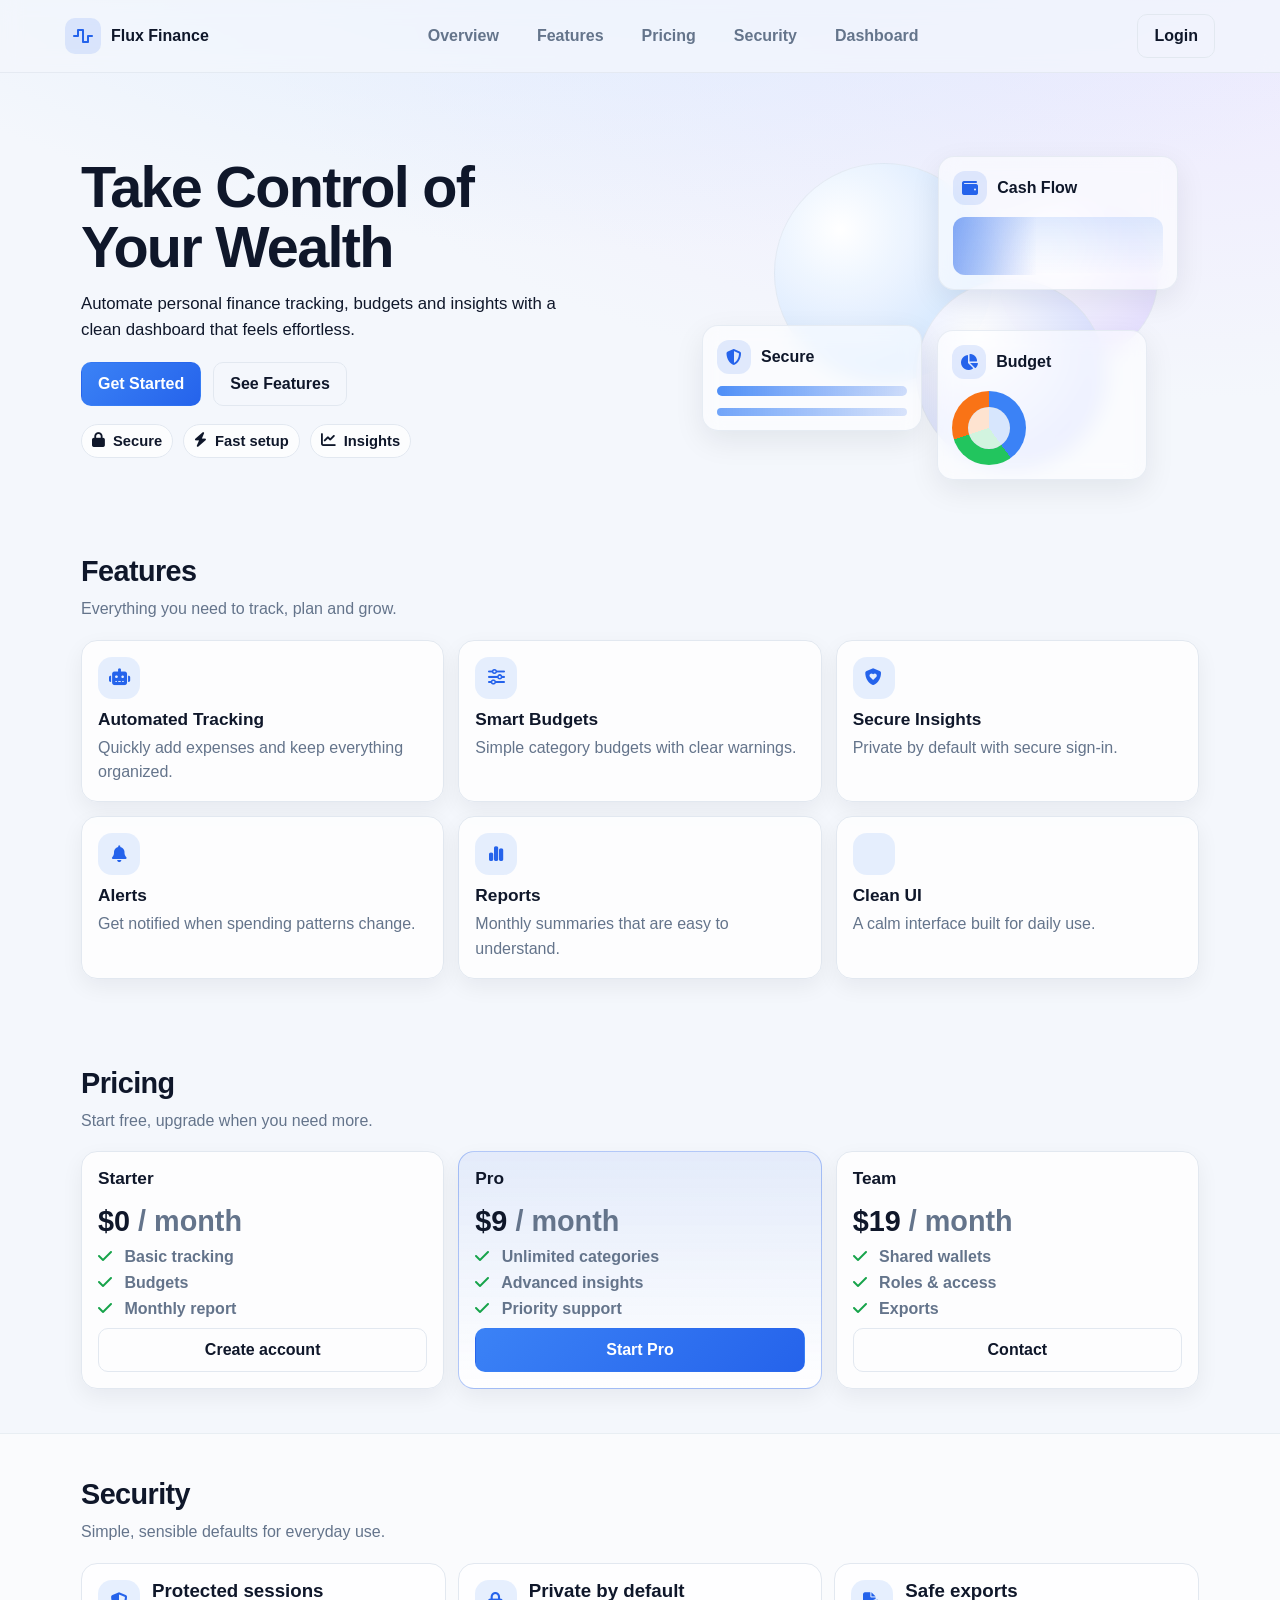
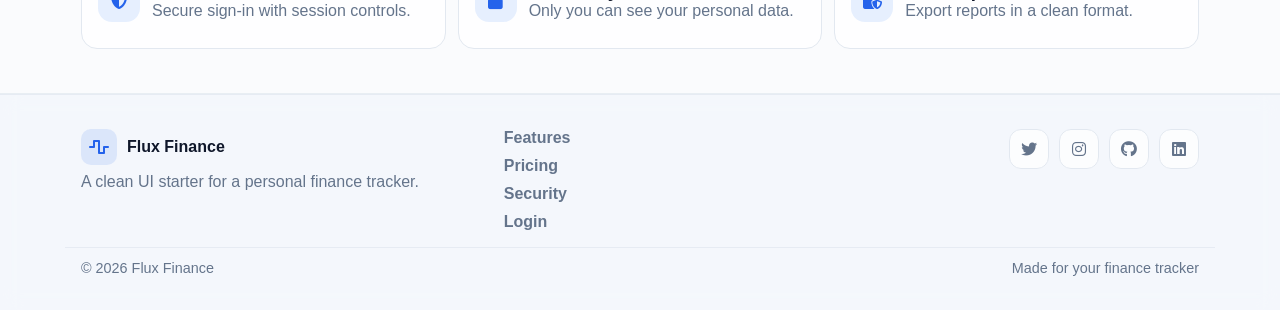
<file: index.html>
<!doctype html>
<html lang="en">
  <head>
    <meta charset="UTF-8" />
    <meta name="viewport" content="width=device-width, initial-scale=1.0" />
    <title>Flux Finance</title>
    <link rel="icon" type="image/png" href="assets/image/logo.png" />
    <link rel="icon" type="image/png" sizes="32x32" href="assets/image/logo.png" />
    <link rel="icon" type="image/png" sizes="192x192" href="assets/image/logo.png" />
    <link rel="apple-touch-icon" sizes="180x180" href="assets/image/logo.png" />
    <link
      rel="stylesheet"
      href="https://cdnjs.cloudflare.com/ajax/libs/font-awesome/6.4.0/css/all.min.css"
    />
    <link rel="stylesheet" href="css/style.css" />
  </head>
  <body>
    <header class="site-header">
      <div class="container header-row">
        <a class="brand" href="index.html" aria-label="Flux Finance Home">
          <span class="brand-mark" aria-hidden="true">
            <i class="fa-solid fa-wave-square"></i>
          </span>
          <span class="brand-name">Flux Finance</span>
        </a>

        <nav class="nav" aria-label="Primary">
          <input class="nav-toggle" type="checkbox" id="nav-toggle" />
          <label class="nav-toggle-btn" for="nav-toggle" aria-label="Toggle menu">
            <i class="fa-solid fa-bars"></i>
          </label>
          <ul class="nav-list">
            <li><a href="#overview">Overview</a></li>
            <li><a href="#features">Features</a></li>
            <li><a href="#pricing">Pricing</a></li>
            <li><a href="#security">Security</a></li>
            <li><a href="login.html">Dashboard</a></li>
          </ul>
        </nav>

        <div class="header-actions">
          <a class="btn btn-ghost" href="login.html">Login</a>
        </div>
      </div>
    </header>

    <main>
      <section id="overview" class="hero">
        <div class="container hero-grid">
          <div class="hero-text">
            <h1 class="move">Take Control of</h1>
            <h1 class="move delay-1">Your Wealth</h1>
            <p class="lead move delay-2">
              Automate personal finance tracking, budgets and insights with a clean
              dashboard that feels effortless.
            </p>
            <div class="hero-cta move delay-3">
              <a class="btn btn-primary" href="login.html">Get Started</a>
              <a class="btn btn-ghost" href="#features">See Features</a>
            </div>
            <div class="hero-badges move delay-4">
              <span class="badge"><i class="fa-solid fa-lock"></i> Secure</span>
              <span class="badge"><i class="fa-solid fa-bolt"></i> Fast setup</span>
              <span class="badge"
                ><i class="fa-solid fa-chart-line"></i> Insights</span
              >
            </div>
          </div>

          <div class="hero-visual" aria-hidden="true">
            <div class="orb orb-a"></div>
            <div class="orb orb-b"></div>
            <div class="orb orb-c"></div>

            <div class="glass card-mini card-mini-a">
              <div class="mini-top">
                <span class="mini-icon"
                  ><i class="fa-solid fa-shield-halved"></i
                ></span>
                <span class="mini-title">Secure</span>
              </div>
              <div class="mini-bar"></div>
              <div class="mini-bar thin"></div>
            </div>

            <div class="glass card-mini card-mini-b">
              <div class="mini-top">
                <span class="mini-icon"><i class="fa-solid fa-wallet"></i></span>
                <span class="mini-title">Cash Flow</span>
              </div>
              <div class="mini-chart"></div>
            </div>

            <div class="glass card-mini card-mini-c">
              <div class="mini-top">
                <span class="mini-icon"><i class="fa-solid fa-chart-pie"></i></span>
                <span class="mini-title">Budget</span>
              </div>
              <div class="mini-donut"></div>
            </div>
          </div>
        </div>
      </section>

      <section id="features" class="section">
        <div class="container">
          <div class="section-head">
            <h2>Features</h2>
            <p class="muted">Everything you need to track, plan and grow.</p>
          </div>

          <div class="cards">
            <article class="card">
              <div class="card-icon"><i class="fa-solid fa-robot"></i></div>
              <h3>Automated Tracking</h3>
              <p class="muted">Quickly add expenses and keep everything organized.</p>
            </article>
            <article class="card">
              <div class="card-icon"><i class="fa-solid fa-sliders"></i></div>
              <h3>Smart Budgets</h3>
              <p class="muted">Simple category budgets with clear warnings.</p>
            </article>
            <article class="card">
              <div class="card-icon"><i class="fa-solid fa-shield-heart"></i></div>
              <h3>Secure Insights</h3>
              <p class="muted">Private by default with secure sign-in.</p>
            </article>
            <article class="card">
              <div class="card-icon"><i class="fa-solid fa-bell"></i></div>
              <h3>Alerts</h3>
              <p class="muted">Get notified when spending patterns change.</p>
            </article>
            <article class="card">
              <div class="card-icon"><i class="fa-solid fa-chart-simple"></i></div>
              <h3>Reports</h3>
              <p class="muted">Monthly summaries that are easy to understand.</p>
            </article>
            <article class="card">
              <div class="card-icon"><i class="fa-solid fa-sparkles"></i></div>
              <h3>Clean UI</h3>
              <p class="muted">A calm interface built for daily use.</p>
            </article>
          </div>
        </div>
      </section>

      <section id="pricing" class="section">
        <div class="container">
          <div class="section-head">
            <h2>Pricing</h2>
            <p class="muted">Start free, upgrade when you need more.</p>
          </div>
          <div class="cards pricing">
            <article class="card price">
              <h3>Starter</h3>
              <div class="price-tag">$0 <span class="muted">/ month</span></div>
              <ul class="list">
                <li><i class="fa-solid fa-check"></i> Basic tracking</li>
                <li><i class="fa-solid fa-check"></i> Budgets</li>
                <li><i class="fa-solid fa-check"></i> Monthly report</li>
              </ul>
              <a class="btn btn-ghost" href="login.html">Create account</a>
            </article>
            <article class="card price featured">
              <h3>Pro</h3>
              <div class="price-tag">$9 <span class="muted">/ month</span></div>
              <ul class="list">
                <li><i class="fa-solid fa-check"></i> Unlimited categories</li>
                <li><i class="fa-solid fa-check"></i> Advanced insights</li>
                <li><i class="fa-solid fa-check"></i> Priority support</li>
              </ul>
              <a class="btn btn-primary" href="login.html">Start Pro</a>
            </article>
            <article class="card price">
              <h3>Team</h3>
              <div class="price-tag">$19 <span class="muted">/ month</span></div>
              <ul class="list">
                <li><i class="fa-solid fa-check"></i> Shared wallets</li>
                <li><i class="fa-solid fa-check"></i> Roles & access</li>
                <li><i class="fa-solid fa-check"></i> Exports</li>
              </ul>
              <a class="btn btn-ghost" href="login.html">Contact</a>
            </article>
          </div>
        </div>
      </section>

      <section id="security" class="section section-soft">
        <div class="container">
          <div class="section-head">
            <h2>Security</h2>
            <p class="muted">Simple, sensible defaults for everyday use.</p>
          </div>
          <div class="security">
            <div class="security-card">
              <div class="card-icon"><i class="fa-solid fa-shield-halved"></i></div>
              <div>
                <h3>Protected sessions</h3>
                <p class="muted">Secure sign-in with session controls.</p>
              </div>
            </div>
            <div class="security-card">
              <div class="card-icon"><i class="fa-solid fa-lock"></i></div>
              <div>
                <h3>Private by default</h3>
                <p class="muted">Only you can see your personal data.</p>
              </div>
            </div>
            <div class="security-card">
              <div class="card-icon"><i class="fa-solid fa-file-shield"></i></div>
              <div>
                <h3>Safe exports</h3>
                <p class="muted">Export reports in a clean format.</p>
              </div>
            </div>
          </div>
        </div>
      </section>
    </main>

    <footer class="footer">
      <div class="container footer-grid">
        <div>
          <div class="footer-brand">
            <span class="brand-mark" aria-hidden="true">
              <i class="fa-solid fa-wave-square"></i>
            </span>
            <span>Flux Finance</span>
          </div>
          <p class="muted">A clean UI starter for a personal finance tracker.</p>
        </div>
        <div class="footer-links">
          <a href="#features">Features</a>
          <a href="#pricing">Pricing</a>
          <a href="#security">Security</a>
          <a href="login.html">Login</a>
        </div>
        <div class="footer-social">
          <a aria-label="X (Twitter)" href="https://x.com/" target="_blank" rel="noopener noreferrer"
            ><i class="fa-brands fa-twitter"></i
          ></a>
          <a aria-label="Instagram" href="https://instagram.com/" target="_blank" rel="noopener noreferrer"
            ><i class="fa-brands fa-instagram"></i
          ></a>
          <a aria-label="GitHub" href="https://github.com/" target="_blank" rel="noopener noreferrer"
            ><i class="fa-brands fa-github"></i
          ></a>
          <a aria-label="LinkedIn" href="https://linkedin.com/" target="_blank" rel="noopener noreferrer"
            ><i class="fa-brands fa-linkedin"></i
          ></a>
        </div>
      </div>
      <div class="container footer-bottom muted small">
        <span>© 2026 Flux Finance</span>
        <span>Made for your finance tracker</span>
      </div>
    </footer>
  </body>
</html>
</file>
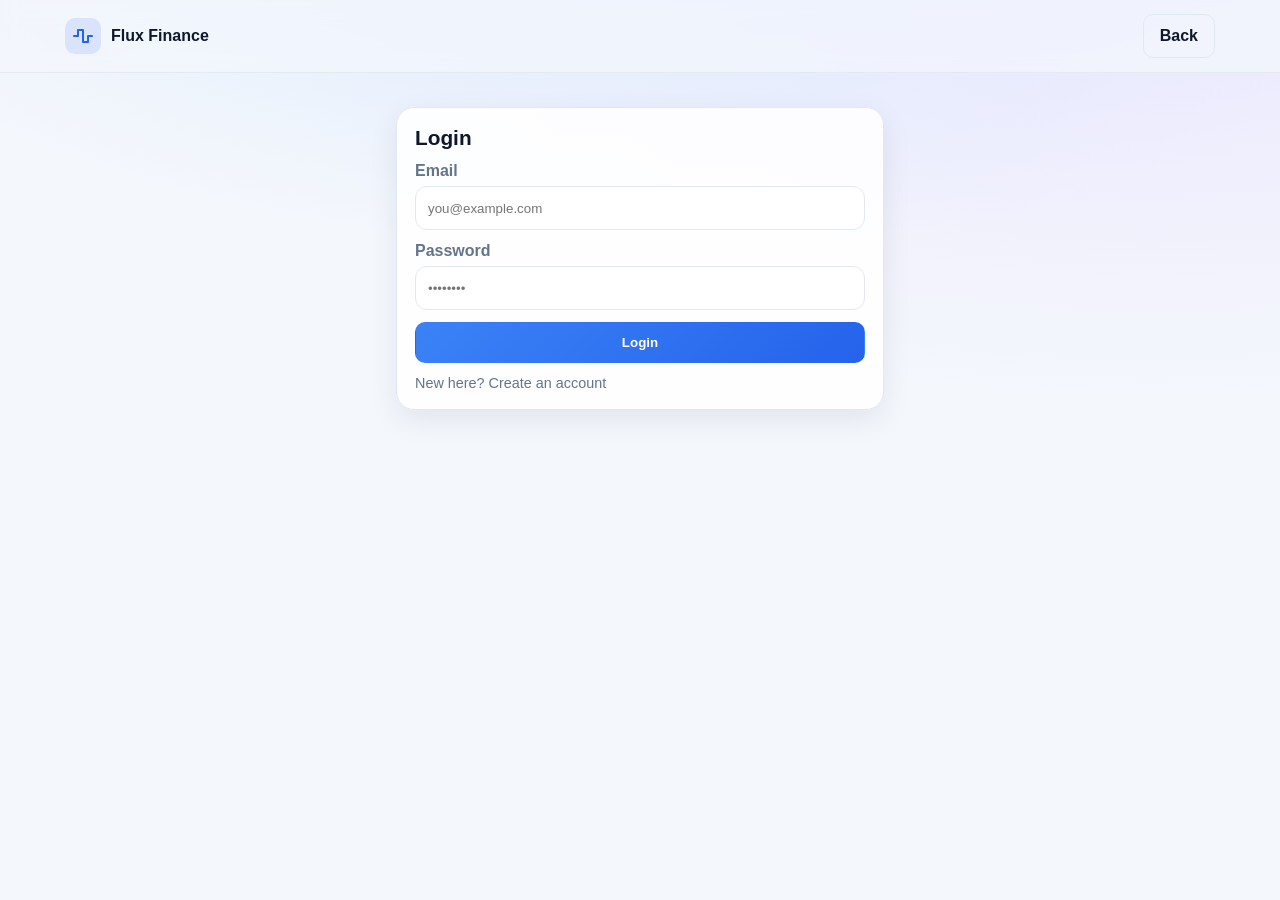
<file: add-transaction.html>
<!doctype html>
<html lang="en">
  <head>
    <meta charset="UTF-8" />
    <meta name="viewport" content="width=device-width, initial-scale=1.0" />
    <title>Add Transaction - Flux Finance</title>
    <link rel="icon" type="image/png" href="assets/image/logo.png" />
    <link rel="icon" type="image/png" sizes="32x32" href="assets/image/logo.png" />
    <link rel="icon" type="image/png" sizes="192x192" href="assets/image/logo.png" />
    <link rel="apple-touch-icon" sizes="180x180" href="assets/image/logo.png" />
    <link
      rel="stylesheet"
      href="https://cdnjs.cloudflare.com/ajax/libs/font-awesome/6.4.0/css/all.min.css"
    />
    <link rel="stylesheet" href="css/style.css" />
    <link rel="stylesheet" href="css/dashboard.css" />
  </head>
  <body class="dash-body">
    <header class="dash-header">
      <div class="container dash-header-row">
        <a class="brand" href="index.html" aria-label="Flux Finance Home">
          <span class="brand-mark" aria-hidden="true">
            <i class="fa-solid fa-wave-square"></i>
          </span>
          <span class="brand-name">Flux Finance</span>
        </a>
        <div class="dash-header-actions">
          <a class="btn btn-ghost" href="login.html">Logout</a>
        </div>
      </div>
    </header>

    <main class="dash-page">
      <div class="container dash">
        <aside class="dash-side">
          <div class="dash-brand">
            <span class="brand-mark" aria-hidden="true">
              <i class="fa-solid fa-wave-square"></i>
            </span>
            <span>FLUX FINANCE</span>
          </div>
          <a class="dash-link" href="dashboard.html"
            ><i class="fa-solid fa-grid-2"></i>Dashboard</a
          >
          <a class="dash-link" href="transactions.html"
            ><i class="fa-solid fa-arrow-right-arrow-left"></i>Transactions</a
          >
          <a class="dash-link" href="budgets.html"
            ><i class="fa-solid fa-wallet"></i>Budgets</a
          >
          <a class="dash-link" href="goals.html"
            ><i class="fa-solid fa-flag"></i>Goals</a
          >
          <a class="dash-link" href="settings.html"
            ><i class="fa-solid fa-gear"></i>Settings</a
          >
          <a class="dash-btn" href="add-transaction.html"
            ><i class="fa-solid fa-plus"></i>Add Transaction</a
          >
        </aside>

        <section class="dash-main">
          <div class="dash-page-title">
            <div class="muted small">Transactions</div>
            <div class="dash-title">Add Transaction</div>
          </div>

          <div class="panel mt12">
            <div class="panel-head">
              <h3>New Transaction</h3>
              <a class="btn btn-ghost" href="transactions.html">Back</a>
            </div>
            <form class="simple-form">
              <label class="field">
                <span>Date</span>
                <input type="date" id="dateid" required />
              </label>
              <label class="field">
                <span>Description</span>
                <input type="text" class="description" placeholder="Uber" required />
              </label>
              <label class="field">
                <span>Category</span>
                <select class="Category" required>
                  <option value="">Select</option>
                  <option>🍔 Food &amp; Dining</option>
                  <option>🚗 Transportation</option>
                  <option>🏠 Housing/Rent</option>
                  <option>💡 Utilities</option>
                  <option>🛒 Shopping</option>
                  <option>🎬 Entertainment</option>
                  <option>💊 Healthcare</option>
                  <option>📚 Education</option>
                  <option>💼 Business</option>
                  <option>✈️ Travel</option>
                  <option>📱 Subscriptions</option>
                  <option>🎁 Gifts</option>
                  <option>💰 Savings</option>
                  <option>🔧 Others</option>
                </select>
              </label>
              <label class="field">
                <span>Type</span>
                <select class="select" required>
                  <option value="">Select</option>
                  <option>Income</option>
                  <option>Expense</option>
                </select>
              </label>
              <label class="field">
                <span>Amount</span>
                <input type="number" class="amount" placeholder="0" required />
              </label>
              <button class="btn btn-primary" type="submit">Save</button>
            </form>
          </div>
        </section>
      </div>
    </main>
    <script src="js/add-transaction.js"></script>
  </body>
</html>
</file>
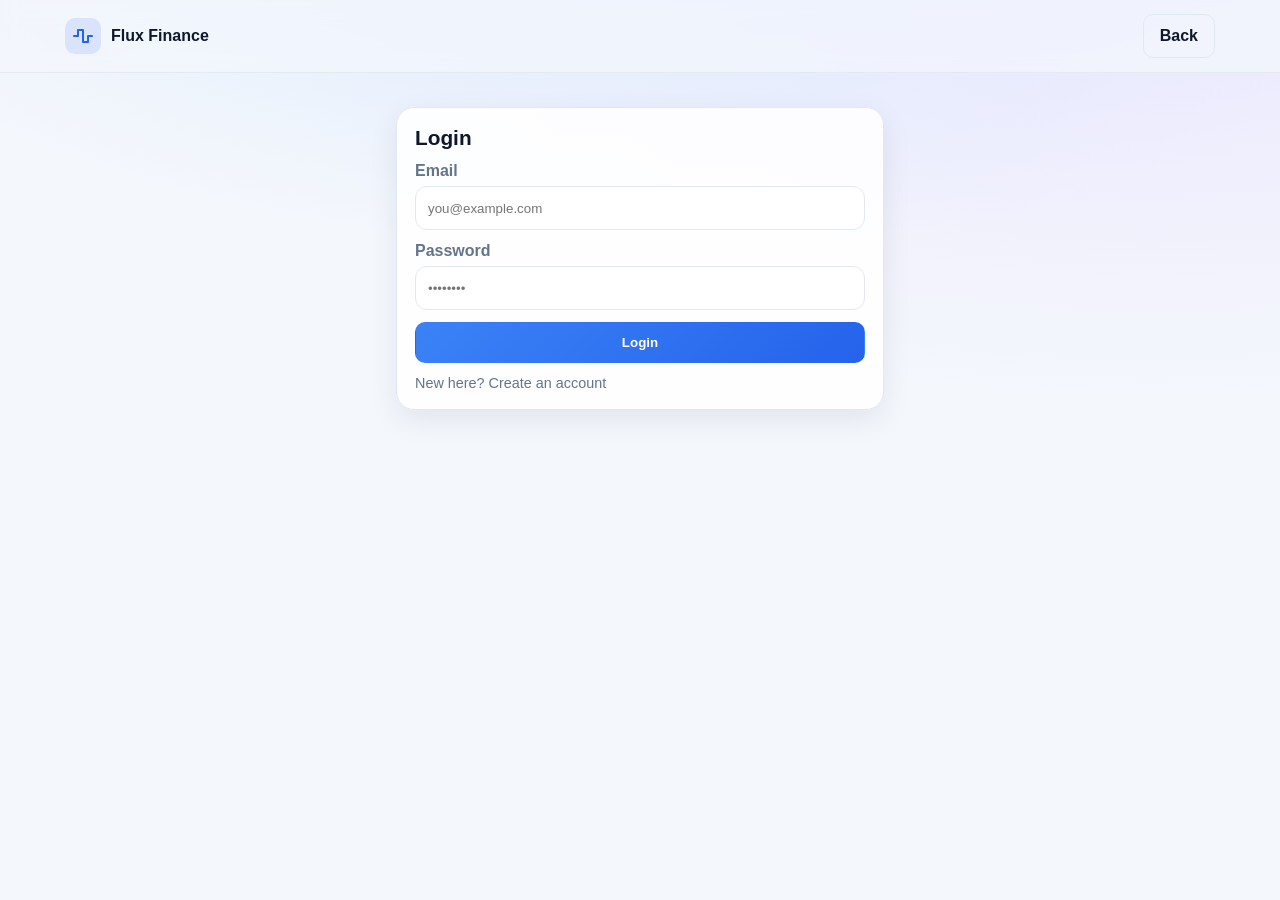
<file: budgets.html>
<!doctype html>
<html lang="en">
  <head>
    <meta charset="UTF-8" />
    <meta name="viewport" content="width=device-width, initial-scale=1.0" />
    <title>Budgets - Flux Finance</title>
    <link rel="icon" type="image/png" href="assets/image/logo.png" />
    <link rel="icon" type="image/png" sizes="32x32" href="assets/image/logo.png" />
    <link rel="icon" type="image/png" sizes="192x192" href="assets/image/logo.png" />
    <link rel="apple-touch-icon" sizes="180x180" href="assets/image/logo.png" />
    <link
      rel="stylesheet"
      href="https://cdnjs.cloudflare.com/ajax/libs/font-awesome/6.4.0/css/all.min.css"
    />
    <link rel="stylesheet" href="css/style.css" />
    <link rel="stylesheet" href="css/dashboard.css" />
  </head>
  <body class="dash-body">
    <header class="dash-header">
      <div class="container dash-header-row">
        <a class="brand" href="index.html" aria-label="Flux Finance Home">
          <span class="brand-mark" aria-hidden="true">
            <i class="fa-solid fa-wave-square"></i>
          </span>
          <span class="brand-name">Flux Finance</span>
        </a>
        <div class="dash-header-actions">
          <a class="btn btn-ghost" href="login.html">Logout</a>
        </div>
      </div>
    </header>

    <main class="dash-page">
      <div class="container dash">
        <aside class="dash-side">
          <div class="dash-brand">
            <span class="brand-mark" aria-hidden="true">
              <i class="fa-solid fa-wave-square"></i>
            </span>
            <span>FLUX FINANCE</span>
          </div>
          <a class="dash-link" href="dashboard.html"
            ><i class="fa-solid fa-grid-2"></i>Dashboard</a
          >
          <a class="dash-link" href="transactions.html"
            ><i class="fa-solid fa-arrow-right-arrow-left"></i>Transactions</a
          >
          <a class="dash-link active" href="budgets.html"
            ><i class="fa-solid fa-wallet"></i>Budgets</a
          >
          <a class="dash-link" href="goals.html"
            ><i class="fa-solid fa-flag"></i>Goals</a
          >
          <a class="dash-link" href="settings.html"
            ><i class="fa-solid fa-gear"></i>Settings</a
          >
          <a class="dash-btn" href="add-transaction.html"
            ><i class="fa-solid fa-plus"></i>Add Transaction</a
          >
        </aside>

        <section class="dash-main">
          <div class="dash-page-title">
            <div class="muted small">Budgets</div>
            <div class="dash-title">Plan your spending</div>
          </div>

          <div class="dash-kpis budget-kpis">
            <div class="kpi kpi-blue">
              <div class="muted small">Total Budget</div>
              <div class="kpi-value" id="budget-total">$0.00</div>
              <div class="kpi-sub muted" id="budget-total-sub">This period</div>
            </div>
            <div class="kpi kpi-red">
              <div class="muted small">Spent</div>
              <div class="kpi-value" id="budget-spent">$0.00</div>
              <div class="kpi-sub muted" id="budget-spent-sub">This period</div>
            </div>
            <div class="kpi kpi-green">
              <div class="muted small">Remaining</div>
              <div class="kpi-value" id="budget-remaining">$0.00</div>
              <div class="kpi-sub muted" id="budget-remaining-sub">This period</div>
            </div>
          </div>

          <div class="panel mt12" id="budget-create-panel">
            <div class="panel-head">
              <h3>Create Budget</h3>
              <button class="btn btn-ghost" id="toggle-budget-form" type="button">
                <i class="fa-solid fa-plus"></i>Add Budget
              </button>
            </div>

            <form class="simple-form budget-form" id="budget-form" hidden>
              <label class="field">
                <span>Category</span>
                <select id="budget-category" required>
                  <option value="">Select</option>
                  <option>Food &amp; Dining</option>
                  <option>Transportation</option>
                  <option>Housing/Rent</option>
                  <option>Utilities</option>
                  <option>Shopping</option>
                  <option>Entertainment</option>
                  <option>Healthcare</option>
                  <option>Education</option>
                  <option>Business</option>
                  <option>Travel</option>
                  <option>Subscriptions</option>
                  <option>Gifts</option>
                  <option>Savings</option>
                  <option>Others</option>
                </select>
              </label>
              <label class="field">
                <span>Period</span>
                <select id="budget-period" required>
                  <option value="monthly">Monthly</option>
                  <option value="weekly">Weekly</option>
                </select>
              </label>
              <label class="field">
                <span>Amount</span>
                <input
                  id="budget-amount"
                  type="number"
                  min="0"
                  step="0.01"
                  placeholder="e.g. 250"
                  required
                />
              </label>
              <div class="budget-actions">
                <button class="btn btn-primary" type="submit">
                  <i class="fa-solid fa-plus"></i>Create Budget
                </button>
              </div>
            </form>
          </div>

          <div class="panel mt12">
            <div class="panel-head">
              <h3>Your Budgets</h3>
              <div>
                <button class="btn btn-ghost" id="export-budgets" type="button">
                  <i class="fa-solid fa-file-export"></i>Export
                </button>
                <button class="btn btn-ghost" id="import-budgets" type="button">
                  <i class="fa-solid fa-file-import"></i>Import
                </button>
                <button class="btn btn-ghost" id="clear-budgets" type="button">
                  <i class="fa-solid fa-trash"></i>Clear
                </button>
                <input
                  type="file"
                  id="budgets-file"
                  accept="application/json"
                  style="display: none"
                />
              </div>
            </div>

            <div class="table budget-table" id="budgets-table"></div>
          </div>
        </section>
      </div>
    </main>
    <script src="js/budgets.js"></script>
  </body>
</html>
</file>
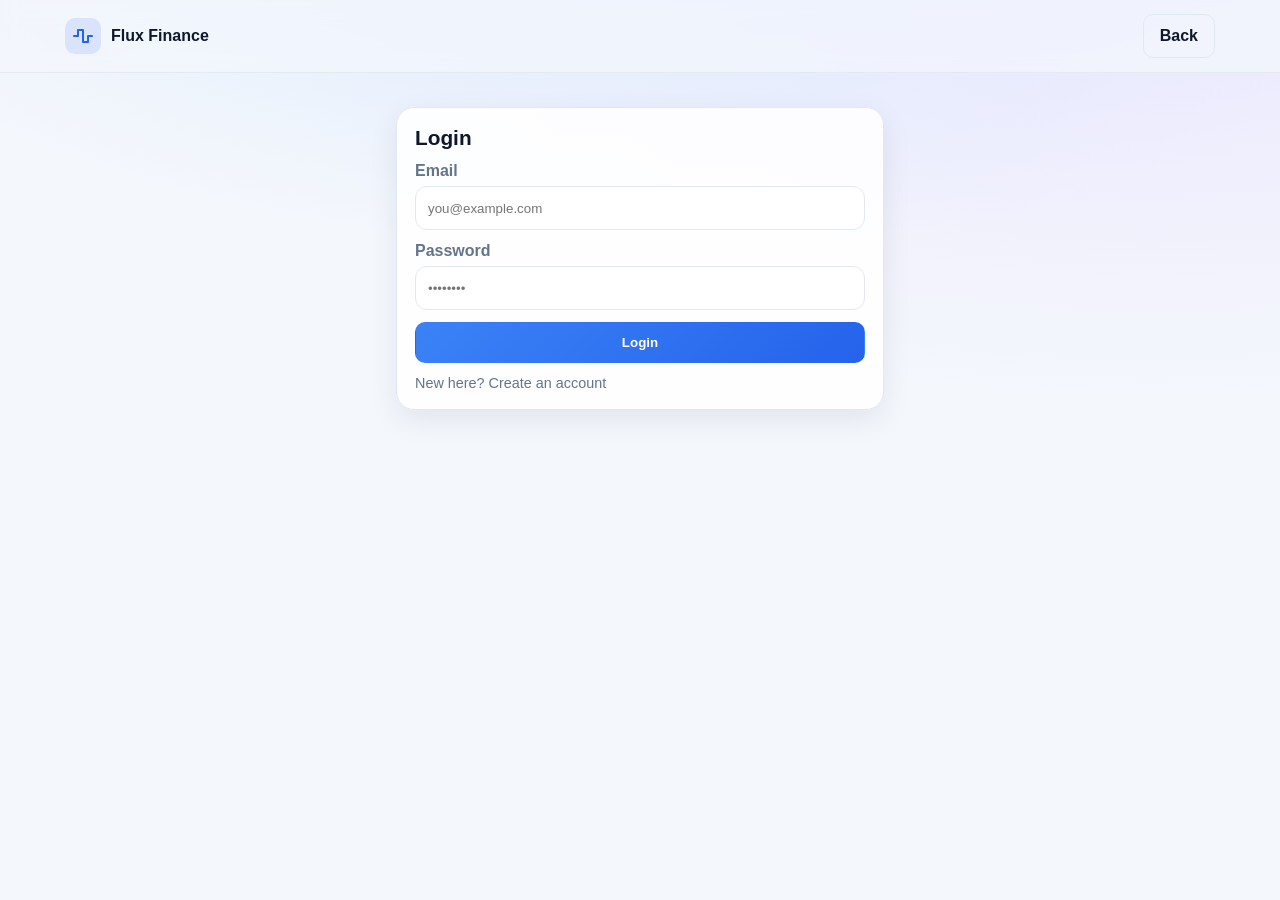
<file: dashboard.html>
<!doctype html>
<html lang="en">
  <head>
    <meta charset="UTF-8" />
    <meta name="viewport" content="width=device-width, initial-scale=1.0" />
    <title>Dashboard - Flux Finance</title>
    <link rel="icon" type="image/png" href="assets/image/logo.png" />
    <link rel="icon" type="image/png" sizes="32x32" href="assets/image/logo.png" />
    <link rel="icon" type="image/png" sizes="192x192" href="assets/image/logo.png" />
    <link rel="apple-touch-icon" sizes="180x180" href="assets/image/logo.png" />
    <link
      rel="stylesheet"
      href="https://cdnjs.cloudflare.com/ajax/libs/font-awesome/6.4.0/css/all.min.css"
    />
    <link rel="stylesheet" href="css/style.css" />
    <link rel="stylesheet" href="css/dashboard.css" />
  </head>
  <body class="dash-body">
    <header class="dash-header">
      <div class="container dash-header-row">
        <a class="brand" href="index.html" aria-label="Flux Finance Home">
          <span class="brand-mark" aria-hidden="true">
            <i class="fa-solid fa-wave-square"></i>
          </span>
          <span class="brand-name">Flux Finance</span>
        </a>
        <div class="dash-header-actions">
          <a class="btn btn-ghost" href="login.html">Logout</a>
        </div>
      </div>
    </header>

    <main class="dash-page">
      <div class="container dash">
        <aside class="dash-side">
          <div class="dash-brand">
            <span class="brand-mark" aria-hidden="true">
              <i class="fa-solid fa-wave-square"></i>
            </span>
            <span>FLUX FINANCE</span>
          </div>
          <a class="dash-link active" href="dashboard.html">
            <i class="fa-solid fa-grid-2"></i>Dashboard
          </a>
          <a class="dash-link" href="transactions.html">
            <i class="fa-solid fa-arrow-right-arrow-left"></i>Transactions
          </a>
          <a class="dash-link" href="budgets.html">
            <i class="fa-solid fa-wallet"></i>Budgets
          </a>
          <a class="dash-link" href="goals.html">
            <i class="fa-solid fa-flag"></i>Goals
          </a>
          <a class="dash-link" href="settings.html">
            <i class="fa-solid fa-gear"></i>Settings
          </a>
          <a class="dash-btn" href="add-transaction.html">
            <i class="fa-solid fa-plus"></i>Add Transaction
          </a>
        </aside>

        <section class="dash-main">
          <div class="dash-page-title">
            <div class="muted small">Welcome back</div>
            <div class="dash-title">Sarah</div>
          </div>

          <div class="dash-top">
            <div></div>
            <div class="dash-search">
              <i class="fa-solid fa-magnifying-glass"></i>
              <input type="text" placeholder="Search transactions..." />
            </div>
          </div>

          <div class="dash-kpis">
            <div class="kpi kpi-blue">
              <div class="muted small">Total Balance</div>
              <div class="kpi-value" id="total-balance">$0.00</div>
              <div class="kpi-sub" id="total-balance-sub">Add transactions to update</div>
            </div>
            <div class="kpi kpi-green">
              <div class="muted small">Monthly Income</div>
              <div class="kpi-value" id="monthly-income">$0.00</div>
              <div class="kpi-sub" id="monthly-income-sub">Last 30 days</div>
            </div>
            <div class="kpi kpi-red">
              <div class="muted small">Monthly Expenses</div>
              <div class="kpi-value" id="monthly-expense">$0.00</div>
              <div class="kpi-sub" id="monthly-expense-sub">Last 30 days</div>
            </div>
          </div>

          <div class="dash-grid">
            <div class="panel">
              <div class="panel-head">
                <h3>Spending by Category</h3>
              </div>
              <div class="donut-row">
                <div class="donut"></div>
                <div class="legend" id="category-legend"></div>
              </div>
            </div>

            <div class="panel">
              <div class="panel-head">
                <h3>Cash Flow (Last 30 Days)</h3>
                <div class="panel-tags">
                  <span class="tag"><span class="dot dot-b"></span>Income</span>
                  <span class="tag"><span class="dot dot-c"></span>Expense</span>
                </div>
              </div>
              <div class="line-chart"></div>
            </div>

            <div class="panel wide">
              <div class="panel-head">
                <h3>Recent Transactions</h3>
                <a class="link" href="transactions.html">View all</a>
              </div>
              <div class="table">
              </div>
            </div>
          </div>
        </section>
      </div>
    </main>
    <script src="js/dashboard.js"></script>
  </body>
</html>
</file>
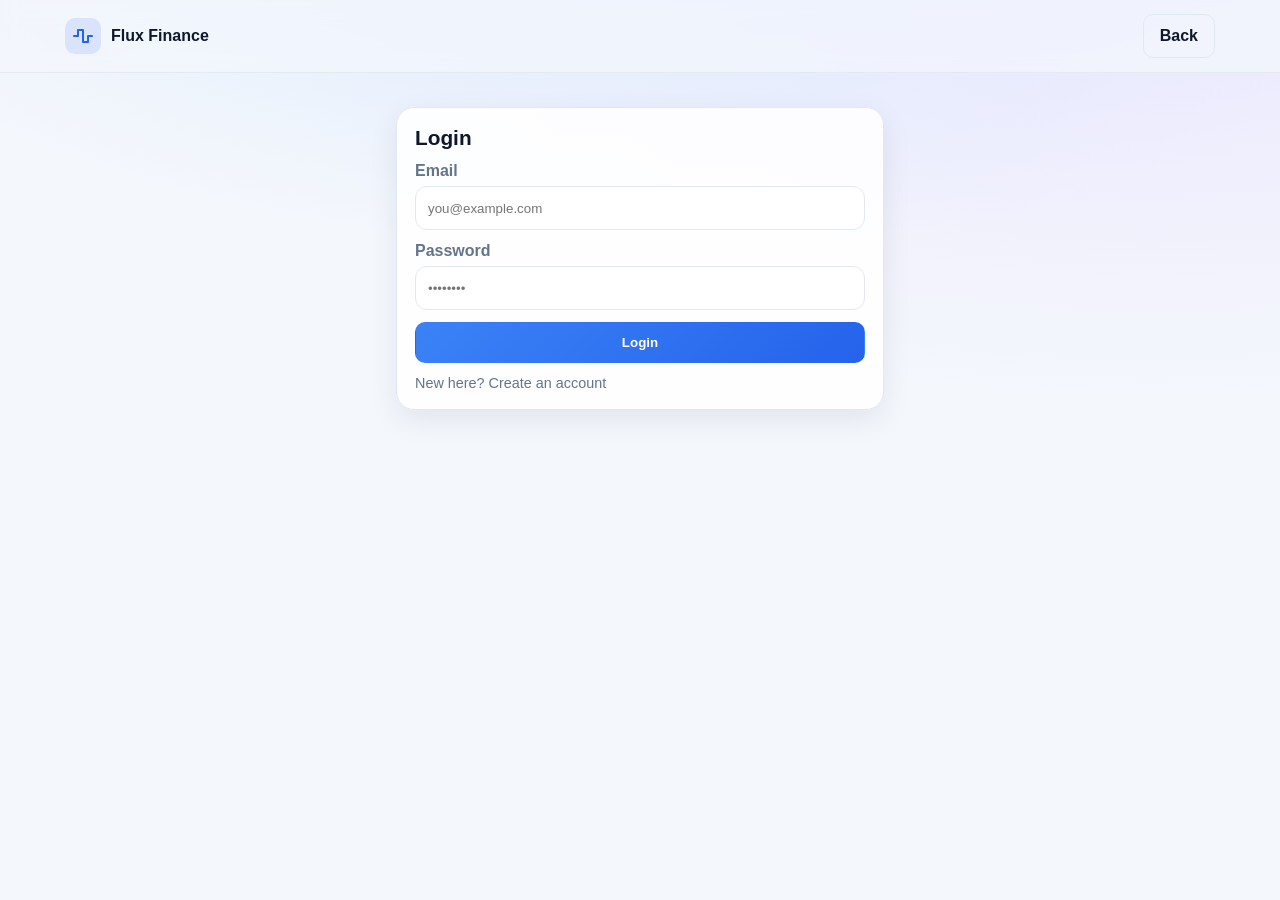
<file: goals.html>
<!doctype html>
<html lang="en">
  <head>
    <meta charset="UTF-8" />
    <meta name="viewport" content="width=device-width, initial-scale=1.0" />
    <title>Goals - Flux Finance</title>
    <link rel="icon" type="image/png" href="assets/image/logo.png" />
    <link rel="icon" type="image/png" sizes="32x32" href="assets/image/logo.png" />
    <link rel="icon" type="image/png" sizes="192x192" href="assets/image/logo.png" />
    <link rel="apple-touch-icon" sizes="180x180" href="assets/image/logo.png" />
    <link
      rel="stylesheet"
      href="https://cdnjs.cloudflare.com/ajax/libs/font-awesome/6.4.0/css/all.min.css"
    />
    <link rel="stylesheet" href="css/style.css" />
    <link rel="stylesheet" href="css/dashboard.css" />
  </head>
  <body class="dash-body">
    <header class="dash-header">
      <div class="container dash-header-row">
        <a class="brand" href="index.html" aria-label="Flux Finance Home">
          <span class="brand-mark" aria-hidden="true">
            <i class="fa-solid fa-wave-square"></i>
          </span>
          <span class="brand-name">Flux Finance</span>
        </a>
        <div class="dash-header-actions">
          <a class="btn btn-ghost" href="login.html">Logout</a>
        </div>
      </div>
    </header>

    <main class="dash-page">
      <div class="container dash">
        <aside class="dash-side">
          <div class="dash-brand">
            <span class="brand-mark" aria-hidden="true">
              <i class="fa-solid fa-wave-square"></i>
            </span>
            <span>FLUX FINANCE</span>
          </div>
          <a class="dash-link" href="dashboard.html"
            ><i class="fa-solid fa-grid-2"></i>Dashboard</a
          >
          <a class="dash-link" href="transactions.html"
            ><i class="fa-solid fa-arrow-right-arrow-left"></i>Transactions</a
          >
          <a class="dash-link" href="budgets.html"
            ><i class="fa-solid fa-wallet"></i>Budgets</a
          >
          <a class="dash-link active" href="goals.html"
            ><i class="fa-solid fa-flag"></i>Goals</a
          >
          <a class="dash-link" href="settings.html"
            ><i class="fa-solid fa-gear"></i>Settings</a
          >
          <a class="dash-btn" href="add-transaction.html"
            ><i class="fa-solid fa-plus"></i>Add Transaction</a
          >
        </aside>

        <section class="dash-main">
          <div class="dash-page-title">
            <div class="muted small">Goals</div>
            <div class="dash-title">Stay focused</div>
          </div>

          <div class="panel mt12">
            <div class="panel-head">
              <h3>Create Goal</h3>
              <button class="btn btn-ghost" id="toggle-goal-form" type="button">
                <i class="fa-solid fa-plus"></i>Add Goal
              </button>
            </div>
            <form class="simple-form" id="goal-form" hidden>
              <label class="field">
                <span>Goal name</span>
                <input type="text" class="goal-name" placeholder="Emergency Fund" required />
              </label>
              <label class="field">
                <span>Category</span>
                <select class="goal-category" required>
                  <option value="">Select</option>
                  <option>Savings</option>
                  <option>Debt</option>
                  <option>Travel</option>
                  <option>Education</option>
                  <option>Health</option>
                  <option>Other</option>
                </select>
              </label>
              <label class="field">
                <span>Target amount</span>
                <input type="number" class="goal-target" placeholder="1000" required />
              </label>
              <label class="field">
                <span>Current amount</span>
                <input type="number" class="goal-current" placeholder="0" required />
              </label>
              <label class="field">
                <span>Target date</span>
                <input type="date" class="goal-date" required />
              </label>
              <label class="field">
                <span>Monthly contribution</span>
                <input type="number" class="goal-monthly" placeholder="50" required />
              </label>
              <label class="field">
                <span>Notes</span>
                <input type="text" class="goal-notes" placeholder="Short note (optional)" />
              </label>
              <button class="btn btn-primary" type="submit">Save Goal</button>
            </form>
          </div>

          <div class="panel mt12">
            <div class="panel-head">
              <h3>Your Goals</h3>
              <div>
                <button class="btn btn-ghost" id="export-goals" type="button">
                  <i class="fa-solid fa-file-export"></i>Export
                </button>
                <button class="btn btn-ghost" id="import-goals" type="button">
                  <i class="fa-solid fa-file-import"></i>Import
                </button>
                <button class="btn btn-ghost" id="clear-goals" type="button">
                  <i class="fa-solid fa-trash"></i>Clear
                </button>
                <input
                  type="file"
                  id="goals-file"
                  accept="application/json"
                  style="display: none"
                />
              </div>
            </div>
            <div class="table goals-table" id="goals-table"></div>
          </div>
        </section>
      </div>
    </main>
    <script src="js/goals.js"></script>
  </body>
</html>
</file>
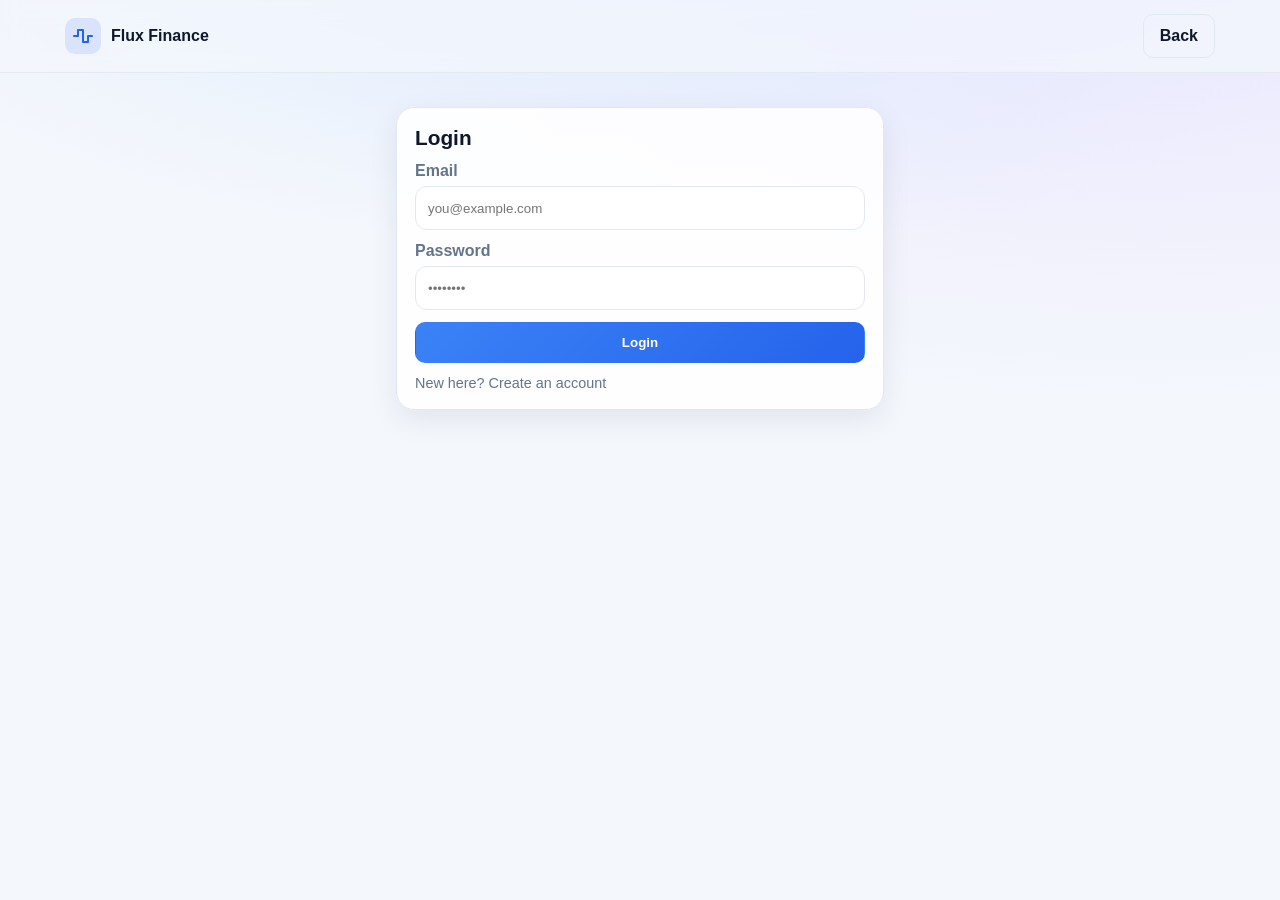
<file: login.html>
<!doctype html>
<html lang="en">
  <head>
    <meta charset="UTF-8" />
    <meta name="viewport" content="width=device-width, initial-scale=1.0" />
    <title>Login - Flux Finance</title>
    <link rel="icon" type="image/png" href="assets/image/logo.png" />
    <link rel="icon" type="image/png" sizes="32x32" href="assets/image/logo.png" />
    <link rel="icon" type="image/png" sizes="192x192" href="assets/image/logo.png" />
    <link rel="apple-touch-icon" sizes="180x180" href="assets/image/logo.png" />
    <link
      rel="stylesheet"
      href="https://cdnjs.cloudflare.com/ajax/libs/font-awesome/6.4.0/css/all.min.css"
    />
    <link rel="stylesheet" href="css/style.css" />
    <link rel="stylesheet" href="css/login.css" />
  </head>
  <body>
    <header class="site-header">
      <div class="container header-row">
        <a class="brand" href="index.html" aria-label="Flux Finance Home">
          <span class="brand-mark" aria-hidden="true">
            <i class="fa-solid fa-wave-square"></i>
          </span>
          <span class="brand-name">Flux Finance</span>
        </a>
        <div class="header-actions">
          <a class="btn btn-ghost" href="index.html">Back</a>
        </div>
      </div>
    </header>

    <main class="auth-page">
      <div class="container auth-wrap">
        <div class="auth-card">
          <div class="auth-stack">
            <div class="auth-title">Login</div>
            <form id="login-form" method="post">
              <label class="field">
                <span>Email</span>
                <input
                  type="email"
                  placeholder="you@example.com"
                  id="loginemail"
                  required
                />
              </label>
              <label class="field">
                <span>Password</span>
                <input
                  type="password"
                  placeholder="••••••••"
                  id="loginpassword"
                  required
                />
              </label>
              <button class="btn btn-primary"  type="submit">
                Login
              </button>
              <div class="muted small">
                New here?
                <a class="link" href="signup.html">Create an account</a>
              </div>
            </form>
          </div>
        </div>
      </div>
    </main>
    <script src="js/auth.js"></script>
    
  </body>
</html>
</file>
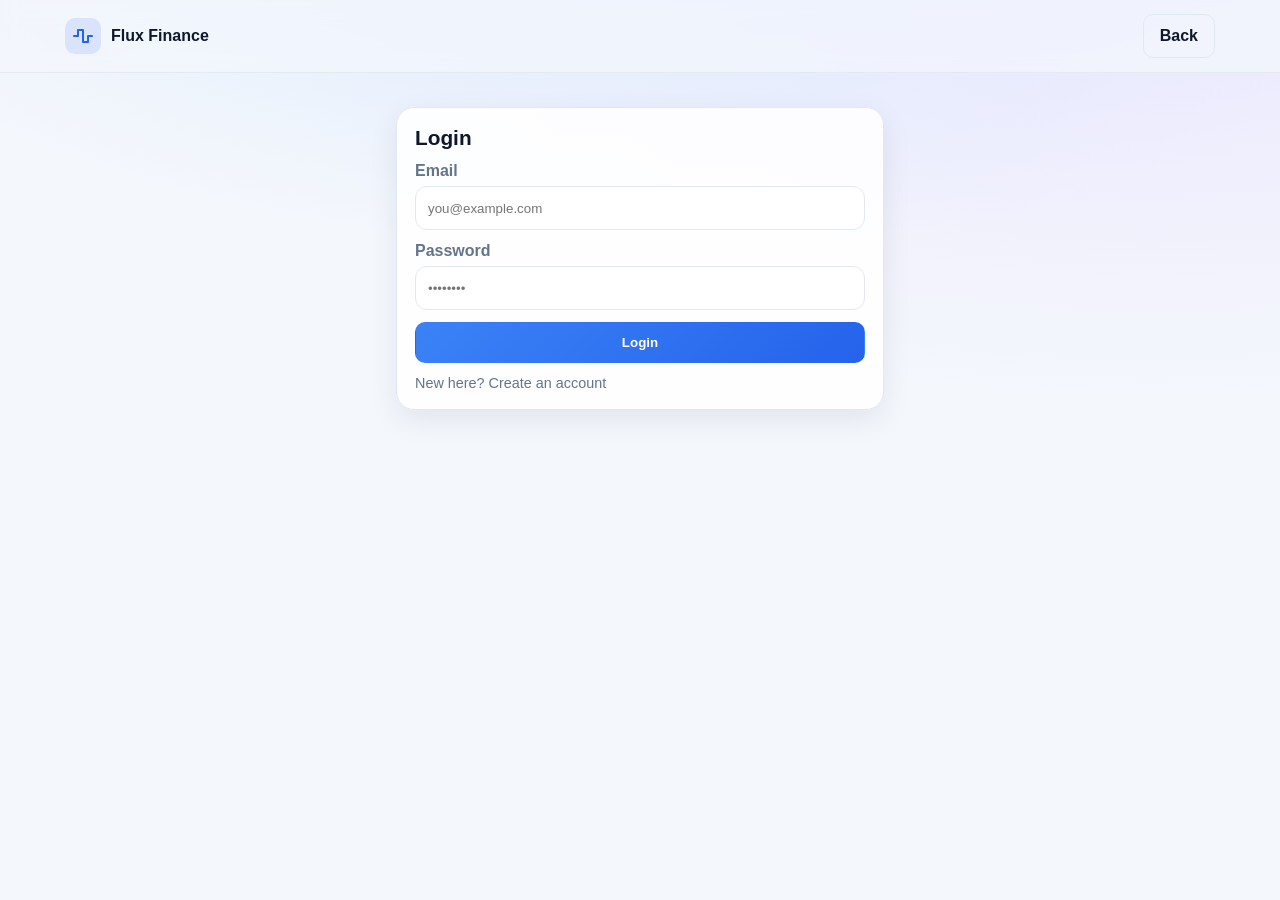
<file: settings.html>
<!doctype html>
<html lang="en">
  <head>
    <meta charset="UTF-8" />
    <meta name="viewport" content="width=device-width, initial-scale=1.0" />
    <title>Settings - Flux Finance</title>
    <link rel="icon" type="image/png" href="assets/image/logo.png" />
    <link rel="icon" type="image/png" sizes="32x32" href="assets/image/logo.png" />
    <link rel="icon" type="image/png" sizes="192x192" href="assets/image/logo.png" />
    <link rel="apple-touch-icon" sizes="180x180" href="assets/image/logo.png" />
    <link
      rel="stylesheet"
      href="https://cdnjs.cloudflare.com/ajax/libs/font-awesome/6.4.0/css/all.min.css"
    />
    <link rel="stylesheet" href="css/style.css" />
    <link rel="stylesheet" href="css/dashboard.css" />
  </head>
  <body class="dash-body">
    <header class="dash-header">
      <div class="container dash-header-row">
        <a class="brand" href="index.html" aria-label="Flux Finance Home">
          <span class="brand-mark" aria-hidden="true">
            <i class="fa-solid fa-wave-square"></i>
          </span>
          <span class="brand-name">Flux Finance</span>
        </a>
        <div class="dash-header-actions">
          <a class="btn btn-ghost" href="login.html">Logout</a>
        </div>
      </div>
    </header>

    <main class="dash-page">
      <div class="container dash">
        <aside class="dash-side">
          <div class="dash-brand">
            <span class="brand-mark" aria-hidden="true">
              <i class="fa-solid fa-wave-square"></i>
            </span>
            <span>FLUX FINANCE</span>
          </div>
          <a class="dash-link" href="dashboard.html"
            ><i class="fa-solid fa-grid-2"></i>Dashboard</a
          >
          <a class="dash-link" href="transactions.html"
            ><i class="fa-solid fa-arrow-right-arrow-left"></i>Transactions</a
          >
          <a class="dash-link" href="budgets.html"
            ><i class="fa-solid fa-wallet"></i>Budgets</a
          >
          <a class="dash-link" href="goals.html"
            ><i class="fa-solid fa-flag"></i>Goals</a
          >
          <a class="dash-link active" href="settings.html"
            ><i class="fa-solid fa-gear"></i>Settings</a
          >
          <a class="dash-btn" href="add-transaction.html"
            ><i class="fa-solid fa-plus"></i>Add Transaction</a
          >
        </aside>

        <section class="dash-main">
          <div class="dash-page-title">
            <div class="muted small">Settings</div>
            <div class="dash-title">Profile & preferences</div>
          </div>

          <div class="panel mt12">
            <div class="panel-head">
              <h3>Update Profile</h3>
            </div>
            <form class="simple-form">
              <label class="field">
                <span>Display name</span>
                <input id="display-name" type="text" value="Sarah" required />
              </label>
              <button class="btn btn-primary" type="submit">Save Settings</button>
            </form>
          </div>
        </section>
      </div>
    </main>
    <script src="js/settings.js"></script>
  </body>
</html>
</file>
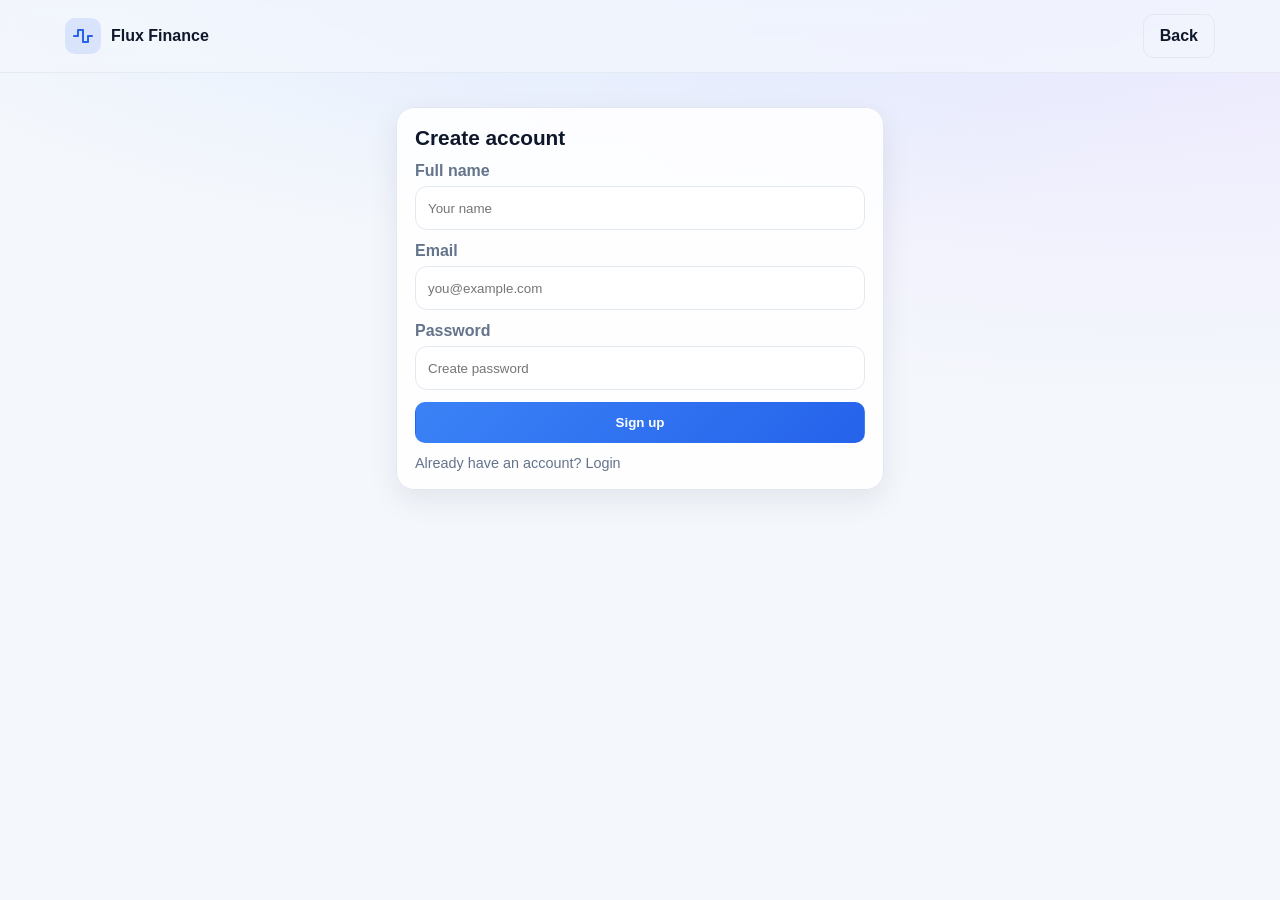
<file: signup.html>
<!doctype html>
<html lang="en">
  <head>
    <meta charset="UTF-8" />
    <meta name="viewport" content="width=device-width, initial-scale=1.0" />
    <title>Sign up - Flux Finance</title>
    <link rel="icon" type="image/png" href="assets/image/logo.png" />
    <link rel="icon" type="image/png" sizes="32x32" href="assets/image/logo.png" />
    <link rel="icon" type="image/png" sizes="192x192" href="assets/image/logo.png" />
    <link rel="apple-touch-icon" sizes="180x180" href="assets/image/logo.png" />
    <link
      rel="stylesheet"
      href="https://cdnjs.cloudflare.com/ajax/libs/font-awesome/6.4.0/css/all.min.css"
    />
    <link rel="stylesheet" href="css/style.css" />
    <link rel="stylesheet" href="css/signup.css" />
  </head>
  <body>
    <header class="site-header">
      <div class="container header-row">
        <a class="brand" href="index.html" aria-label="Flux Finance Home">
          <span class="brand-mark" aria-hidden="true">
            <i class="fa-solid fa-wave-square"></i>
          </span>
          <span class="brand-name">Flux Finance</span>
        </a>
        <div class="header-actions">
          <a class="btn btn-ghost" href="index.html">Back</a>
        </div>
      </div>
    </header>

    <main class="auth-page">
      <div class="container auth-wrap">
        <div class="auth-card">
          <div class="auth-stack">
            <div class="auth-title">Create account</div>
            <form id="signup-form" method="post">
              <label class="field">
                <span>Full name</span>
                <input type="text" placeholder="Your name" id="username" required />
              </label>
              <label class="field">
                <span>Email</span>
                <input type="email" placeholder="you@example.com" id="useremail" required />
              </label>
              <label class="field">
                <span>Password</span>
                <input type="password" placeholder="Create password" id="password" required />
              </label>
              <button class="btn btn-primary" id="signup-btn" type="submit">Sign up</button>
              <div class="muted small">
                Already have an account? <a class="link" href="login.html">Login</a>
              </div>
            </form>
          </div>
        </div>
      </div>
    </main>
    <script src="js/auth.js"></script>
  </body>
</html>
</file>
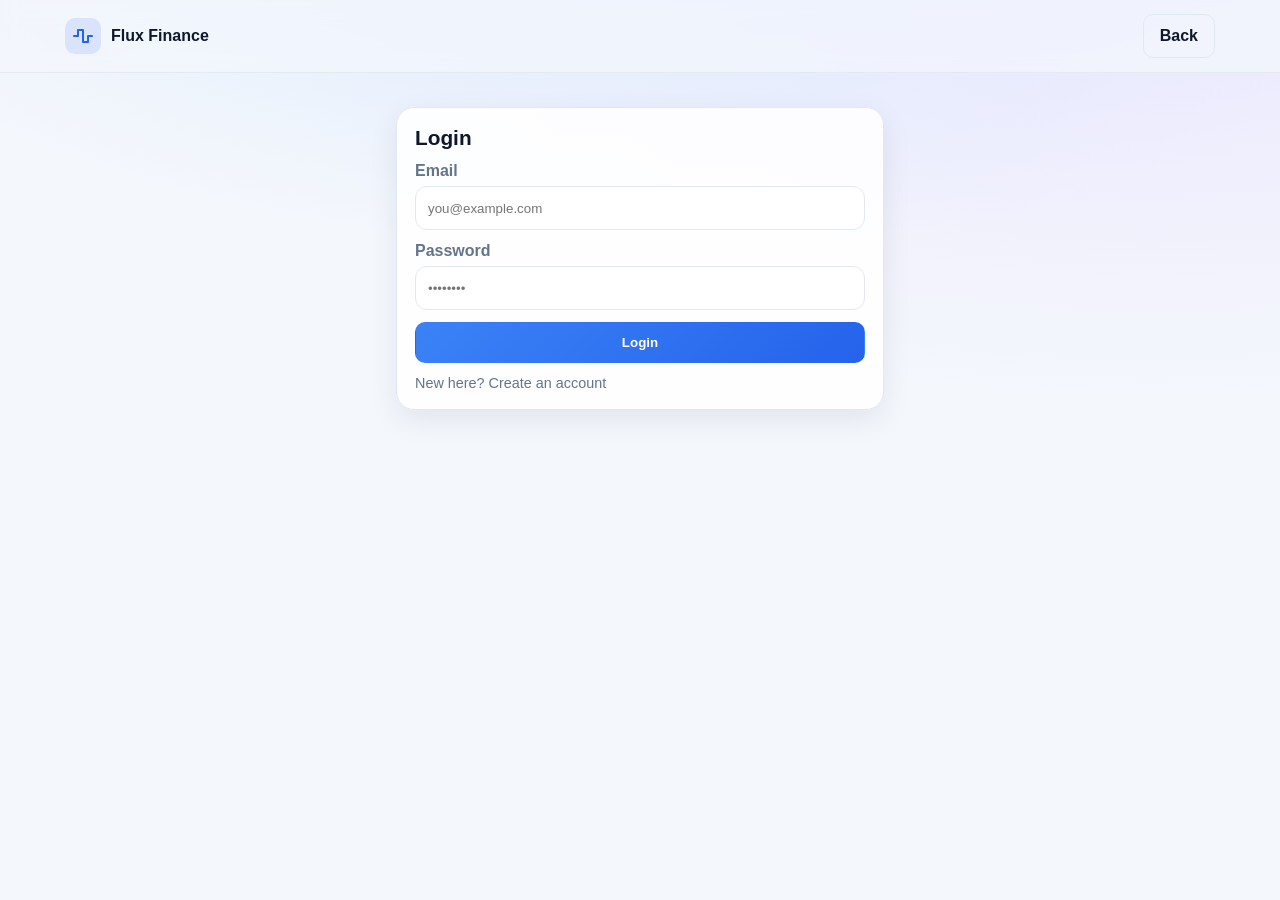
<file: transactions.html>
<!doctype html>
<html lang="en">
  <head>
    <meta charset="UTF-8" />
    <meta name="viewport" content="width=device-width, initial-scale=1.0" />
    <title>Transactions - Flux Finance</title>
    <link rel="icon" type="image/png" href="assets/image/logo.png" />
    <link rel="icon" type="image/png" sizes="32x32" href="assets/image/logo.png" />
    <link rel="icon" type="image/png" sizes="192x192" href="assets/image/logo.png" />
    <link rel="apple-touch-icon" sizes="180x180" href="assets/image/logo.png" />
    <link
      rel="stylesheet"
      href="https://cdnjs.cloudflare.com/ajax/libs/font-awesome/6.4.0/css/all.min.css"
    />
    <link rel="stylesheet" href="css/style.css" />
    <link rel="stylesheet" href="css/dashboard.css" />
  </head>
  <body class="dash-body">
    <header class="dash-header">
      <div class="container dash-header-row">
        <a class="brand" href="index.html" aria-label="Flux Finance Home">
          <span class="brand-mark" aria-hidden="true">
            <i class="fa-solid fa-wave-square"></i>
          </span>
          <span class="brand-name">Flux Finance</span>
        </a>
        <div class="dash-header-actions">
          <a class="btn btn-ghost" href="login.html">Logout</a>
        </div>
      </div>
    </header>

    <main class="dash-page">
      <div class="container dash">
        <aside class="dash-side">
          <div class="dash-brand">
            <span class="brand-mark" aria-hidden="true">
              <i class="fa-solid fa-wave-square"></i>
            </span>
            <span>FLUX FINANCE</span>
          </div>
          <a class="dash-link" href="dashboard.html"
            ><i class="fa-solid fa-grid-2"></i>Dashboard</a
          >
          <a class="dash-link active" href="transactions.html"
            ><i class="fa-solid fa-arrow-right-arrow-left"></i>Transactions</a
          >
          <a class="dash-link" href="budgets.html"
            ><i class="fa-solid fa-wallet"></i>Budgets</a
          >
          <a class="dash-link" href="goals.html"
            ><i class="fa-solid fa-flag"></i>Goals</a
          >
          <a class="dash-link" href="settings.html"
            ><i class="fa-solid fa-gear"></i>Settings</a
          >
          <a class="dash-btn" href="add-transaction.html"
            ><i class="fa-solid fa-plus"></i>Add Transaction</a
          >
        </aside>

        <section class="dash-main">
          <div class="dash-page-title">
            <div class="muted small">Transactions</div>
            <div class="dash-title">Recent activity</div>
          </div>

          <div class="panel mt12">
            <div class="panel-head">
              <h3>Recent Transactions</h3>
              <div>
                <a class="btn btn-ghost" href="add-transaction.html"
                  ><i class="fa-solid fa-plus"></i>Add</a
                >
                <button class="btn btn-ghost" id="export-transactions" type="button">
                  <i class="fa-solid fa-file-export"></i>Export
                </button>
                <button class="btn btn-ghost" id="import-transactions" type="button">
                  <i class="fa-solid fa-file-import"></i>Import
                </button>
                <button class="btn btn-ghost" id="clear-transactions" type="button">
                  <i class="fa-solid fa-trash"></i>Clear
                </button>
                <input
                  type="file"
                  id="transactions-file"
                  accept="application/json"
                  style="display: none"
                />
              </div>
            </div>
            <div class="table">
            </div>
          </div>
        </section>
      </div>
    </main>
    <script src="js/transactions.js"></script>
  </body>
</html>
</file>
<file: css/style.css>
* {
  margin: 0;
  padding: 0;
  box-sizing: border-box;
}

:root {
  --bg: #f4f7fc;
  --card: #ffffff;
  --text: #0f172a;
  --muted: #64748b;
  --border: #e2e8f0;
  --primary: #2563eb;
  --primary2: #3b82f6;
  --shadow: 0 10px 30px rgba(15, 23, 42, 0.08);
}

html {
  scroll-behavior: smooth;
}

body {
  min-height: 100vh;
  font-family: Arial, Helvetica, sans-serif;
  background: radial-gradient(900px 400px at 50% -150px, #dbeafe, transparent),
    radial-gradient(900px 400px at 90% 0, #ede9fe, transparent), var(--bg);
  color: var(--text);
}

a {
  color: inherit;
  text-decoration: none;
}

.container {
  width: 100%;
  max-width: 1150px;
  margin: 0 auto;
  padding: 0 16px;
}

.muted {
  color: var(--muted);
}

.small {
  font-size: 0.9rem;
}

.btn {
  display: inline-flex;
  align-items: center;
  justify-content: center;
  gap: 10px;
  padding: 12px 16px;
  border-radius: 10px;
  border: 1px solid var(--border);
  background: var(--card);
  font-weight: 700;
  cursor: pointer;
}

.btn-primary {
  border-color: transparent;
  background: linear-gradient(135deg, var(--primary2), var(--primary));
  color: #fff;
}

.btn-ghost {
  background: transparent;
}

.badge {
  display: inline-flex;
  align-items: center;
  gap: 8px;
  padding: 8px 10px;
  border: 1px solid var(--border);
  background: rgba(255, 255, 255, 0.7);
  border-radius: 999px;
  font-weight: 700;
  font-size: 0.92rem;
}

.brand {
  display: inline-flex;
  align-items: center;
  gap: 10px;
  font-weight: 800;
}

.brand-mark {
  width: 36px;
  height: 36px;
  border-radius: 10px;
  display: inline-flex;
  align-items: center;
  justify-content: center;
  background: rgba(37, 99, 235, 0.12);
  color: var(--primary);
}

.site-header {
  position: sticky;
  top: 0;
  z-index: 50;
  background: rgba(244, 247, 252, 0.7);
  backdrop-filter: blur(10px);
  border-bottom: 1px solid rgba(226, 232, 240, 0.8);
}

.header-row {
  display: flex;
  align-items: center;
  justify-content: space-between;
  gap: 14px;
  padding: 14px 0;
}

.nav {
  position: relative;
}

.nav-toggle {
  position: absolute;
  opacity: 0;
  pointer-events: none;
}

.nav-toggle-btn {
  display: none;
  border: 1px solid var(--border);
  background: rgba(255, 255, 255, 0.8);
  border-radius: 10px;
  padding: 10px 12px;
  cursor: pointer;
}

.nav-list {
  display: flex;
  align-items: center;
  gap: 18px;
  list-style: none;
}

.nav-list a {
  display: inline-flex;
  padding: 10px 10px;
  border-radius: 10px;
  color: var(--muted);
  font-weight: 700;
}

.nav-list a:hover {
  color: var(--text);
  background: rgba(255, 255, 255, 0.6);
}

.glass {
  background: rgba(255, 255, 255, 0.55);
  border: 1px solid rgba(226, 232, 240, 0.8);
  box-shadow: var(--shadow);
  backdrop-filter: blur(10px);
  border-radius: 16px;
}

.hero {
  padding: 54px 0 24px;
}

.hero-grid {
  display: grid;
  grid-template-columns: 1.05fr 0.95fr;
  gap: 28px;
  align-items: center;
}

.hero-text h1 {
  font-size: clamp(2.2rem, 5vw, 3.6rem);
  letter-spacing: -0.03em;
  line-height: 1.05;
}

.lead {
  margin-top: 14px;
  font-size: 1.05rem;
  line-height: 1.55;
  max-width: 52ch;
}

.hero-cta {
  margin-top: 18px;
  display: flex;
  gap: 12px;
  flex-wrap: wrap;
}

.hero-badges {
  margin-top: 18px;
  display: flex;
  gap: 10px;
  flex-wrap: wrap;
}

.hero-visual {
  position: relative;
  min-height: 360px;
}

.orb {
  position: absolute;
  border-radius: 50%;
  opacity: 0.95;
  border: 1px solid rgba(226, 232, 240, 0.8);
}

.orb-a {
  width: 220px;
  height: 220px;
  left: 18%;
  top: 10%;
  background: radial-gradient(circle at 30% 30%, #ffffff, #bfdbfe);
}

.orb-b {
  width: 160px;
  height: 160px;
  right: 8%;
  top: 20%;
  background: radial-gradient(circle at 30% 30%, #ffffff, #ddd6fe);
}

.orb-c {
  width: 190px;
  height: 190px;
  right: 18%;
  bottom: 5%;
  background: radial-gradient(circle at 30% 30%, #ffffff, #c7d2fe);
}

.card-mini {
  position: absolute;
  padding: 14px;
  width: 220px;
}

.card-mini-a {
  left: 4%;
  top: 55%;
}

.card-mini-b {
  right: 4%;
  top: 8%;
  width: 240px;
}

.card-mini-c {
  right: 10%;
  bottom: 2%;
  width: 210px;
}

.mini-top {
  display: flex;
  align-items: center;
  gap: 10px;
  font-weight: 800;
}

.mini-icon {
  width: 34px;
  height: 34px;
  border-radius: 12px;
  display: inline-flex;
  align-items: center;
  justify-content: center;
  background: rgba(37, 99, 235, 0.12);
  color: var(--primary);
}

.mini-bar {
  height: 10px;
  border-radius: 999px;
  background: linear-gradient(90deg, rgba(59, 130, 246, 0.9), rgba(37, 99, 235, 0.2));
  margin-top: 12px;
}

.mini-bar.thin {
  height: 8px;
  opacity: 0.8;
}

.mini-chart {
  margin-top: 12px;
  height: 58px;
  border-radius: 12px;
  background: linear-gradient(180deg, rgba(59, 130, 246, 0.15), rgba(59, 130, 246, 0));
  position: relative;
  overflow: hidden;
}

.mini-chart::after {
  content: "";
  position: absolute;
  inset: 0;
  background: linear-gradient(90deg, transparent, rgba(37, 99, 235, 0.6), transparent);
  transform: translateX(-60%);
  animation: sweep 2.6s ease-in-out infinite;
}

@keyframes sweep {
  0% {
    transform: translateX(-60%);
    opacity: 0.4;
  }
  60% {
    transform: translateX(60%);
    opacity: 0.7;
  }
  100% {
    transform: translateX(60%);
    opacity: 0.2;
  }
}

.mini-donut {
  margin-top: 12px;
  width: 74px;
  height: 74px;
  border-radius: 50%;
  background: conic-gradient(#3b82f6 0 40%, #22c55e 40% 70%, #f97316 70% 100%);
  position: relative;
}

.mini-donut::after {
  content: "";
  position: absolute;
  inset: 16px;
  border-radius: 50%;
  background: rgba(255, 255, 255, 0.8);
  border: 1px solid rgba(226, 232, 240, 0.8);
}

.section {
  padding: 44px 0;
}

.section-soft {
  background: rgba(255, 255, 255, 0.55);
  border-top: 1px solid rgba(226, 232, 240, 0.7);
  border-bottom: 1px solid rgba(226, 232, 240, 0.7);
}

.section-head h2 {
  font-size: 1.8rem;
  letter-spacing: -0.02em;
}

.section-head p {
  margin-top: 8px;
  line-height: 1.6;
}

.cards {
  margin-top: 18px;
  display: grid;
  grid-template-columns: repeat(3, minmax(0, 1fr));
  gap: 14px;
}

.card {
  padding: 16px;
  border-radius: 16px;
  background: rgba(255, 255, 255, 0.8);
  border: 1px solid var(--border);
  box-shadow: 0 8px 22px rgba(15, 23, 42, 0.06);
}

.card-icon {
  width: 42px;
  height: 42px;
  border-radius: 14px;
  display: inline-flex;
  align-items: center;
  justify-content: center;
  background: rgba(59, 130, 246, 0.12);
  color: var(--primary);
  margin-bottom: 10px;
  font-size: 1.05rem;
}

.card h3 {
  font-size: 1.08rem;
  margin-bottom: 6px;
}

.card p {
  line-height: 1.55;
}

.pricing .price {
  display: grid;
  gap: 10px;
}

.price-tag {
  font-size: 1.8rem;
  font-weight: 900;
}

.price.featured {
  border-color: rgba(37, 99, 235, 0.35);
  background: linear-gradient(180deg, rgba(37, 99, 235, 0.08), rgba(255, 255, 255, 0.9));
}

.list {
  list-style: none;
  display: grid;
  gap: 8px;
  color: var(--muted);
  font-weight: 800;
}

.list i {
  color: #16a34a;
  margin-right: 8px;
}

.security {
  margin-top: 18px;
  display: grid;
  grid-template-columns: repeat(3, minmax(0, 1fr));
  gap: 12px;
}

.security-card {
  display: flex;
  gap: 12px;
  align-items: flex-start;
  padding: 16px;
  border-radius: 16px;
  background: rgba(255, 255, 255, 0.85);
  border: 1px solid var(--border);
}

.footer {
  padding: 34px 0;
  border-top: 1px solid rgba(226, 232, 240, 0.8);
  background: rgba(244, 247, 252, 0.65);
  backdrop-filter: blur(10px);
}

.footer-grid {
  display: grid;
  grid-template-columns: 1.2fr 1fr 1fr;
  gap: 14px;
  align-items: start;
}

.footer-brand {
  display: inline-flex;
  align-items: center;
  gap: 10px;
  font-weight: 900;
  margin-bottom: 8px;
}

.footer-links {
  display: grid;
  gap: 10px;
  font-weight: 900;
  color: var(--muted);
}

.footer-links a:hover {
  color: var(--text);
}

.footer-social {
  display: flex;
  gap: 10px;
  justify-content: flex-end;
  flex-wrap: wrap;
}

.footer-social a {
  width: 40px;
  height: 40px;
  border-radius: 12px;
  border: 1px solid var(--border);
  background: rgba(255, 255, 255, 0.75);
  display: inline-flex;
  align-items: center;
  justify-content: center;
  color: var(--muted);
  line-height: 1;
}

.footer-social a:hover {
  color: var(--text);
}

.footer-bottom {
  margin-top: 16px;
  padding-top: 12px;
  border-top: 1px solid rgba(226, 232, 240, 0.8);
  display: flex;
  justify-content: space-between;
  gap: 10px;
  flex-wrap: wrap;
}

.move {
  animation: move 0.75s ease both;
}

.delay-1 {
  animation-delay: 0.06s;
}

.delay-2 {
  animation-delay: 0.12s;
}

.delay-3 {
  animation-delay: 0.18s;
}

.delay-4 {
  animation-delay: 0.24s;
}

@keyframes move {
  0% {
    transform: translateY(100px);
    opacity: 0;
  }
  100% {
    opacity: 1;
    transform: translateY(0);
  }
}

@media (max-width: 980px) {
  .hero-grid {
    grid-template-columns: 1fr;
  }
  .hero-visual {
    min-height: 320px;
  }
  .cards {
    grid-template-columns: repeat(2, minmax(0, 1fr));
  }
  .security {
    grid-template-columns: 1fr;
  }
  .footer-grid {
    grid-template-columns: 1fr;
  }
  .footer-social {
    justify-content: flex-start;
  }
}

@media (max-width: 720px) {
  .nav-toggle-btn {
    display: inline-flex;
    align-items: center;
    justify-content: center;
  }
  .nav-list {
    display: none;
    position: absolute;
    right: 0;
    top: 52px;
    width: min(320px, 92vw);
    padding: 10px;
    background: rgba(255, 255, 255, 0.95);
    border: 1px solid var(--border);
    border-radius: 16px;
    box-shadow: var(--shadow);
    flex-direction: column;
    align-items: stretch;
    gap: 6px;
  }
  .nav-toggle:checked ~ .nav-list {
    display: flex;
  }
  .nav-list a {
    justify-content: center;
  }
  .cards {
    grid-template-columns: 1fr;
  }
  .hero {
    padding-top: 44px;
  }
}
</file>
<file: css/dashboard.css>
.dash-body {
  background: radial-gradient(900px 400px at 30% -150px, #dbeafe, transparent),
    radial-gradient(900px 400px at 90% 0, #ede9fe, transparent), var(--bg);
}

.dash-header {
  position: sticky;
  top: 0;
  z-index: 50;
  background: rgba(244, 247, 252, 0.7);
  backdrop-filter: blur(10px);
  border-bottom: 1px solid rgba(226, 232, 240, 0.8);
}

.dash-header-row {
  display: flex;
  align-items: center;
  justify-content: space-between;
  gap: 14px;
  padding: 14px 0;
}

.dash-page {
  padding: 22px 0 34px;
}

.dash {
  display: grid;
  grid-template-columns: 260px 1fr;
  gap: 16px;
}

.dash-side {
  background: rgba(15, 23, 42, 0.9);
  border-radius: 18px;
  padding: 14px;
  color: #e2e8f0;
}

.dash-brand {
  display: flex;
  align-items: center;
  gap: 10px;
  font-weight: 800;
  letter-spacing: 0.08em;
  font-size: 0.8rem;
  margin-bottom: 12px;
}

.dash-side .brand-mark {
  background: rgba(59, 130, 246, 0.2);
  color: #bfdbfe;
}

.dash-link {
  width: 100%;
  display: flex;
  align-items: center;
  gap: 10px;
  padding: 10px 10px;
  border-radius: 12px;
  color: rgba(226, 232, 240, 0.85);
  margin-top: 6px;
}

.dash-link:hover {
  background: rgba(255, 255, 255, 0.08);
}

.dash-link.active {
  background: rgba(59, 130, 246, 0.2);
}

.dash-btn {
  width: 100%;
  margin-top: 14px;
  display: flex;
  align-items: center;
  justify-content: center;
  gap: 10px;
  padding: 12px 12px;
  border-radius: 12px;
  background: linear-gradient(135deg, #6366f1, #3b82f6);
  color: #fff;
  font-weight: 800;
}

.dash-main {
  background: rgba(255, 255, 255, 0.86);
  border: 1px solid var(--border);
  border-radius: 18px;
  padding: 16px;
}

.mt12{
  margin-top: 12px;
}

.dash-page-title {
  display: flex;
  align-items: baseline;
  justify-content: space-between;
  gap: 10px;
  flex-wrap: wrap;
}

.simple-form {
  margin-top: 10px;
  display: grid;
  gap: 12px;
  max-width: 520px;
}

.field {
  display: grid;
  gap: 6px;
  font-weight: 800;
  color: var(--muted);
}

.field input {
  height: 44px;
  border-radius: 12px;
  border: 1px solid var(--border);
  padding: 0 12px;
  outline: 0;
  background: #fff;
}

.simple-form select {
  height: 44px;
  border-radius: 12px;
  border: 1px solid var(--border);
  padding: 0 12px;
  outline: 0;
  background: #fff;
}

.budget-form {
  max-width: none;
  grid-template-columns: repeat(3, minmax(0, 1fr));
  align-items: end;
}

.budget-actions {
  display: flex;
  justify-content: flex-end;
}

.budget-table .t-row {
  grid-template-columns: 1fr 110px 120px 120px 120px 120px 110px;
  min-width: 900px;
}

.goals-table .t-row {
  grid-template-columns: 1fr 1fr 120px 120px 120px 120px 120px 110px;
  min-width: 980px;
}

.table.has-action .t-row {
  grid-template-columns: 90px 1.2fr 1fr 120px 110px 110px;
  min-width: 760px;
}

.pill.bad {
  background: rgba(239, 68, 68, 0.12);
  color: #b91c1c;
}


.dash-top {
  display: flex;
  align-items: center;
  justify-content: space-between;
  gap: 12px;
  flex-wrap: wrap;
}

.dash-title {
  font-size: 1.4rem;
  font-weight: 800;
}

.dash-search {
  display: flex;
  align-items: center;
  gap: 10px;
  padding: 10px 12px;
  border-radius: 12px;
  border: 1px solid var(--border);
  background: #fff;
  min-width: 260px;
  flex: 1;
  max-width: 420px;
}

.dash-search input {
  border: 0;
  outline: 0;
  width: 100%;
  background: transparent;
}

.dash-kpis {
  margin-top: 14px;
  display: grid;
  grid-template-columns: repeat(3, minmax(0, 1fr));
  gap: 12px;
}

.kpi {
  padding: 14px;
  border-radius: 16px;
  border: 1px solid var(--border);
  background: #fff;
}

.kpi-blue {
  background: linear-gradient(135deg, #eef2ff, #ffffff);
}

.kpi-green {
  background: linear-gradient(135deg, #ecfdf5, #ffffff);
}

.kpi-red {
  background: linear-gradient(135deg, #fff1f2, #ffffff);
}

.kpi-value {
  font-size: 1.4rem;
  font-weight: 900;
  margin-top: 6px;
}

.kpi-sub {
  margin-top: 6px;
  color: var(--muted);
  font-weight: 700;
  font-size: 0.92rem;
}

.up {
  color: #16a34a;
}

.down {
  color: #dc2626;
}

.dash-grid {
  margin-top: 12px;
  display: grid;
  grid-template-columns: repeat(2, minmax(0, 1fr));
  gap: 12px;
}

.panel {
  background: #fff;
  border: 1px solid var(--border);
  border-radius: 16px;
  padding: 14px;
  overflow: hidden;
}

.panel.wide {
  grid-column: 1 / -1;
}

.panel-head {
  display: flex;
  align-items: center;
  justify-content: space-between;
  gap: 10px;
}

.panel-head h3 {
  font-size: 1.02rem;
}

.panel-tags {
  display: flex;
  gap: 8px;
  flex-wrap: wrap;
}

.tag {
  display: inline-flex;
  align-items: center;
  gap: 8px;
  padding: 6px 10px;
  border: 1px solid var(--border);
  border-radius: 999px;
  font-weight: 800;
  font-size: 0.85rem;
  color: var(--muted);
}

.donut-row {
  display: grid;
  grid-template-columns: 120px 1fr;
  gap: 14px;
  align-items: center;
  margin-top: 10px;
}

.donut {
  width: 110px;
  height: 110px;
  border-radius: 50%;
  background: conic-gradient(#3b82f6 0 35%, #22c55e 35% 60%, #ef4444 60% 80%, #a78bfa 80% 100%);
  position: relative;
}

.donut::after {
  content: "";
  position: absolute;
  inset: 22px;
  border-radius: 50%;
  background: #fff;
  border: 1px solid var(--border);
}

.legend {
  display: grid;
  gap: 8px;
  color: var(--muted);
  font-weight: 800;
  font-size: 0.9rem;
}

.dot {
  display: inline-block;
  width: 10px;
  height: 10px;
  border-radius: 50%;
  margin-right: 8px;
}

.dot-a {
  background: #3b82f6;
}

.dot-b {
  background: #22c55e;
}

.dot-c {
  background: #ef4444;
}

.dot-d {
  background: #a78bfa;
}

.line-chart {
  margin-top: 12px;
  height: 160px;
  border-radius: 14px;
  border: 1px solid rgba(226, 232, 240, 0.8);
  background: linear-gradient(180deg, rgba(34, 197, 94, 0.12), transparent),
    linear-gradient(180deg, rgba(239, 68, 68, 0.08), transparent);
  position: relative;
  overflow: hidden;
}

.line-chart::after {
  content: "";
  position: absolute;
  inset: 0;
  background: repeating-linear-gradient(
    90deg,
    rgba(15, 23, 42, 0.04) 0 1px,
    transparent 1px 28px
  );
}

.table {
  margin-top: 10px;
  overflow: auto;
  border: 1px solid rgba(226, 232, 240, 0.8);
  border-radius: 12px;
}

.t-row {
  display: grid;
  grid-template-columns: 90px 1.2fr 1fr 120px 110px;
  gap: 10px;
  padding: 10px 12px;
  min-width: 620px;
  border-bottom: 1px solid rgba(226, 232, 240, 0.8);
  align-items: center;
}

.t-row:last-child {
  border-bottom: 0;
}

.t-head {
  background: rgba(244, 247, 252, 0.8);
  font-weight: 900;
  color: var(--muted);
}

.right {
  text-align: right;
}

.pill {
  display: inline-flex;
  padding: 6px 10px;
  border-radius: 999px;
  font-weight: 900;
  font-size: 0.82rem;
  border: 1px solid var(--border);
}

.pill.ok {
  background: rgba(34, 197, 94, 0.12);
  color: #15803d;
}

.pill.wait {
  background: rgba(245, 158, 11, 0.14);
  color: #b45309;
}

.pos {
  color: #15803d;
  font-weight: 900;
}

.neg {
  color: #b91c1c;
  font-weight: 900;
}

@media (max-width: 980px) {
  .dash {
    grid-template-columns: 1fr;
  }
}

@media (max-width: 720px) {
  .dash-kpis {
    grid-template-columns: 1fr;
  }
  .dash-grid {
    grid-template-columns: 1fr;
  }
  .donut-row {
    grid-template-columns: 1fr;
  }
  .budget-form {
    grid-template-columns: 1fr;
  }
  .budget-actions {
    justify-content: stretch;
  }
}
</file>
<file: css/login.css>
.auth-page {
  padding: 34px 0;
}

.auth-wrap {
  display: grid;
  grid-template-columns: 1fr;
  gap: 14px;
  align-items: stretch;
  max-width: 520px;
}

.auth-card {
  background: rgba(255, 255, 255, 0.9);
  border: 1px solid var(--border);
  border-radius: 18px;
  box-shadow: var(--shadow);
  overflow: hidden;
}

.auth-stack{
  padding: 18px;
  display: grid;
  gap: 12px;
}

.auth-stack form{
  display: grid;
  gap: 12px;
}

.auth-divider{
  height: 1px;
  background: var(--border);
  margin: 6px 0;
}

.auth-title {
  font-size: 1.3rem;
  font-weight: 900;
}

.field {
  display: grid;
  gap: 6px;
  font-weight: 800;
  color: var(--muted);
}

.field input {
  height: 44px;
  border-radius: 12px;
  border: 1px solid var(--border);
  padding: 0 12px;
  outline: 0;
  background: #fff;
}

@media (max-width: 980px) {
  .auth-wrap {
    grid-template-columns: 1fr;
  }
}
</file>
<file: css/signup.css>
.auth-page {
  padding: 34px 0;
}

.auth-wrap {
  display: grid;
  grid-template-columns: 1fr;
  gap: 14px;
  align-items: stretch;
  max-width: 520px;
}

.auth-card {
  background: rgba(255, 255, 255, 0.9);
  border: 1px solid var(--border);
  border-radius: 18px;
  box-shadow: var(--shadow);
  overflow: hidden;
}

.auth-stack {
  padding: 18px;
  display: grid;
  gap: 12px;
}

.auth-stack form {
  display: grid;
  gap: 12px;
}

.auth-title {
  font-size: 1.3rem;
  font-weight: 900;
}

.field {
  display: grid;
  gap: 6px;
  font-weight: 800;
  color: var(--muted);
}

.field input {
  height: 44px;
  border-radius: 12px;
  border: 1px solid var(--border);
  padding: 0 12px;
  outline: 0;
  background: #fff;
}

@media (max-width: 980px) {
  .auth-wrap {
    grid-template-columns: 1fr;
  }
}
</file>
